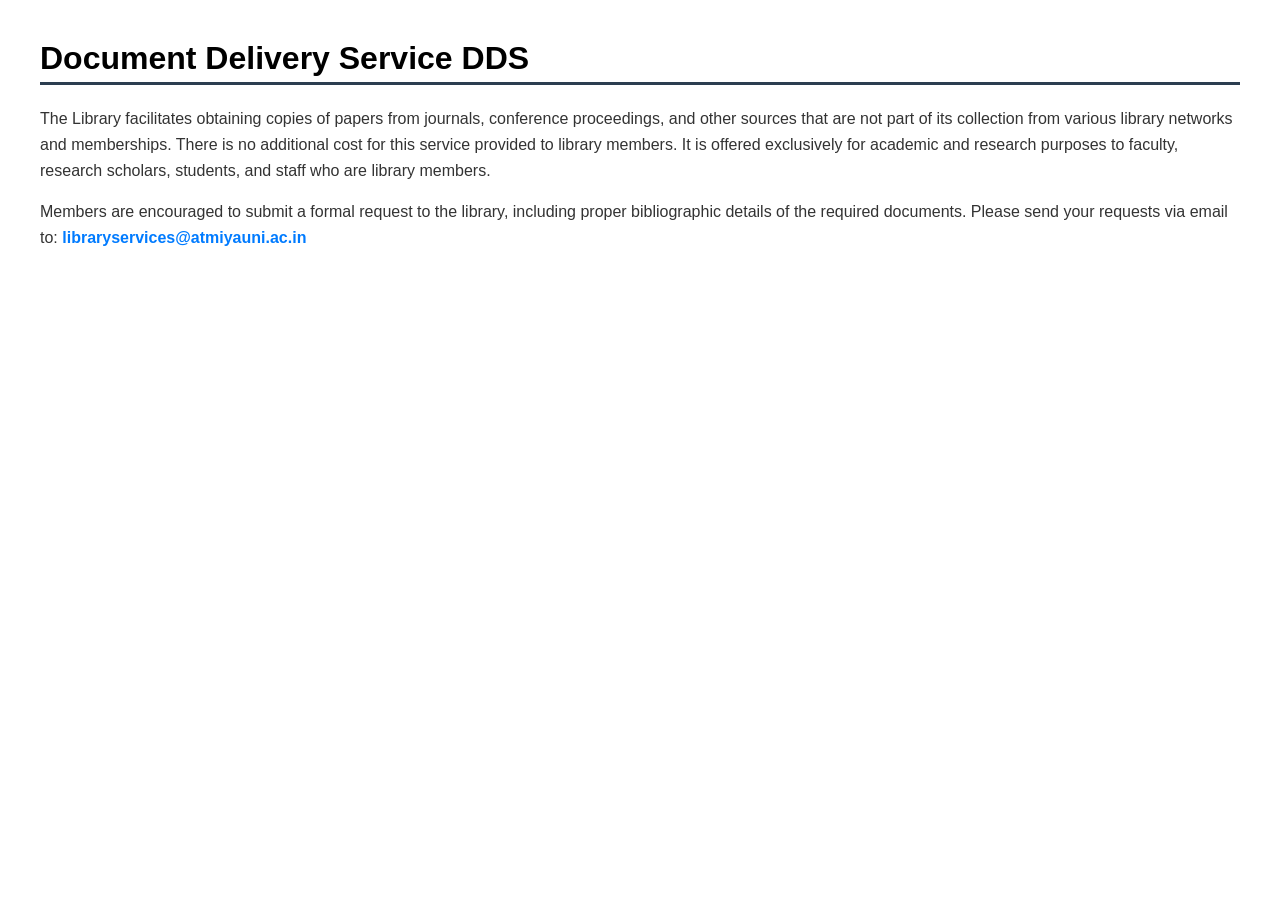
<file: Document Delivery Service DDS.html>
<!DOCTYPE html>
<html lang="en">
<head>
    <meta charset="UTF-8">
    <meta name="viewport" content="width=device-width, initial-scale=1.0">
    <title>Document Delivery Service DDS</title>
    <style>
        body {
            font-family: Arial, sans-serif;
            margin: 40px;
            padding: 0;
            background-color: #ffffff;
            color: #333;
        }
        .container {
            margin: auto;
        }
        h1 {
            color: #000;
            border-bottom: 3px solid #2c3e50;
            padding-bottom: 5px;
        }
        p {
            font-size: 16px;
            line-height: 1.6;
        }
        .email-link {
            color: #007bff;
            text-decoration: none;
            font-weight: bold;
        }
        .email-link:hover {
            text-decoration: underline;
        }
    </style>
</head>
<body>

    <div class="container">
        <h1>Document Delivery Service DDS</h1>
        <p>The Library facilitates obtaining copies of papers from journals, conference proceedings, and other sources that are not part of its collection from various library networks and memberships. There is no additional cost for this service provided to library members. It is offered exclusively for academic and research purposes to faculty, research scholars, students, and staff who are library members.</p>
        <p>Members are encouraged to submit a formal request to the library, including proper bibliographic details of the required documents. Please send your requests via email to: 
            <a href="mailto:libraryservices@atmiyauni.ac.in" class="email-link">libraryservices@atmiyauni.ac.in</a>
        </p>
    </div>

</body>
</html>
</file>
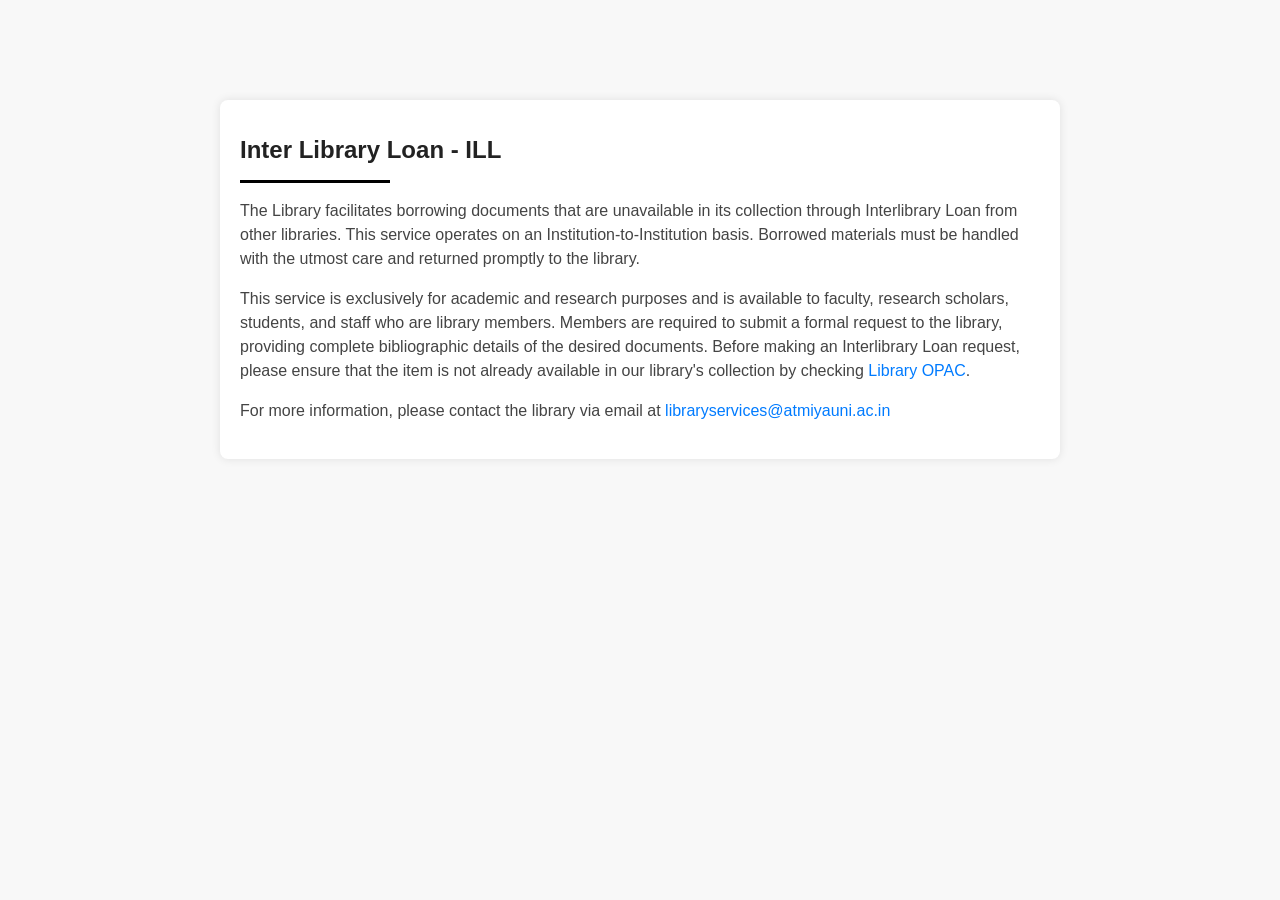
<file: Inter Library Loan - ILL.html>
<!DOCTYPE html>
<html lang="en">
<head>
    <meta charset="UTF-8">
    <meta name="viewport" content="width=device-width, initial-scale=1.0">
    <title>Inter Library Loan - ILL</title>
    <style>
        body {
            font-family: Arial, sans-serif;
            margin: 100px;
            background-color: #f8f8f8;
        }
        .container {
            background-color: #fff;
            padding: 20px;
            border-radius: 8px;
            box-shadow: 0 0 10px rgba(0, 0, 0, 0.1);
            max-width: 800px;
            margin: auto;
        }
        h1 {
            color: #222;
            font-size: 24px;
        }
        hr {
            border: none;
            height: 3px;
            background-color: #000; /* Black line */
            width: 150px;
            margin-left: 0;
        }
        p {
            font-size: 16px;
            color: #444;
            line-height: 1.5;
        }
        a {
            color: #007bff;
            text-decoration: none;
        }
        a:hover {
            text-decoration: underline;
        }
    </style>
</head>
<body>

    <div class="container">
        <h1>Inter Library Loan - ILL</h1>
        <hr>
        <p>
            The Library facilitates borrowing documents that are unavailable in its collection through Interlibrary Loan from other libraries. 
            This service operates on an Institution-to-Institution basis. Borrowed materials must be handled with the utmost care and returned promptly to the library.
        </p>
        <p>  
            This service is exclusively for academic and research purposes and is available to faculty, research scholars, students, and staff who are library members. 
            Members are required to submit a formal request to the library, providing complete bibliographic details of the desired documents. 
            Before making an Interlibrary Loan request, please ensure that the item is not already available in our library's collection by checking 
            <a href="#">Library OPAC</a>.
        </p>
        <p>
            For more information, please contact the library via email at 
            <a href="mailto:libraryservices@atmiyauni.ac.in">libraryservices@atmiyauni.ac.in</a>
        </p>
    </div>

</body>
</html>
</file>
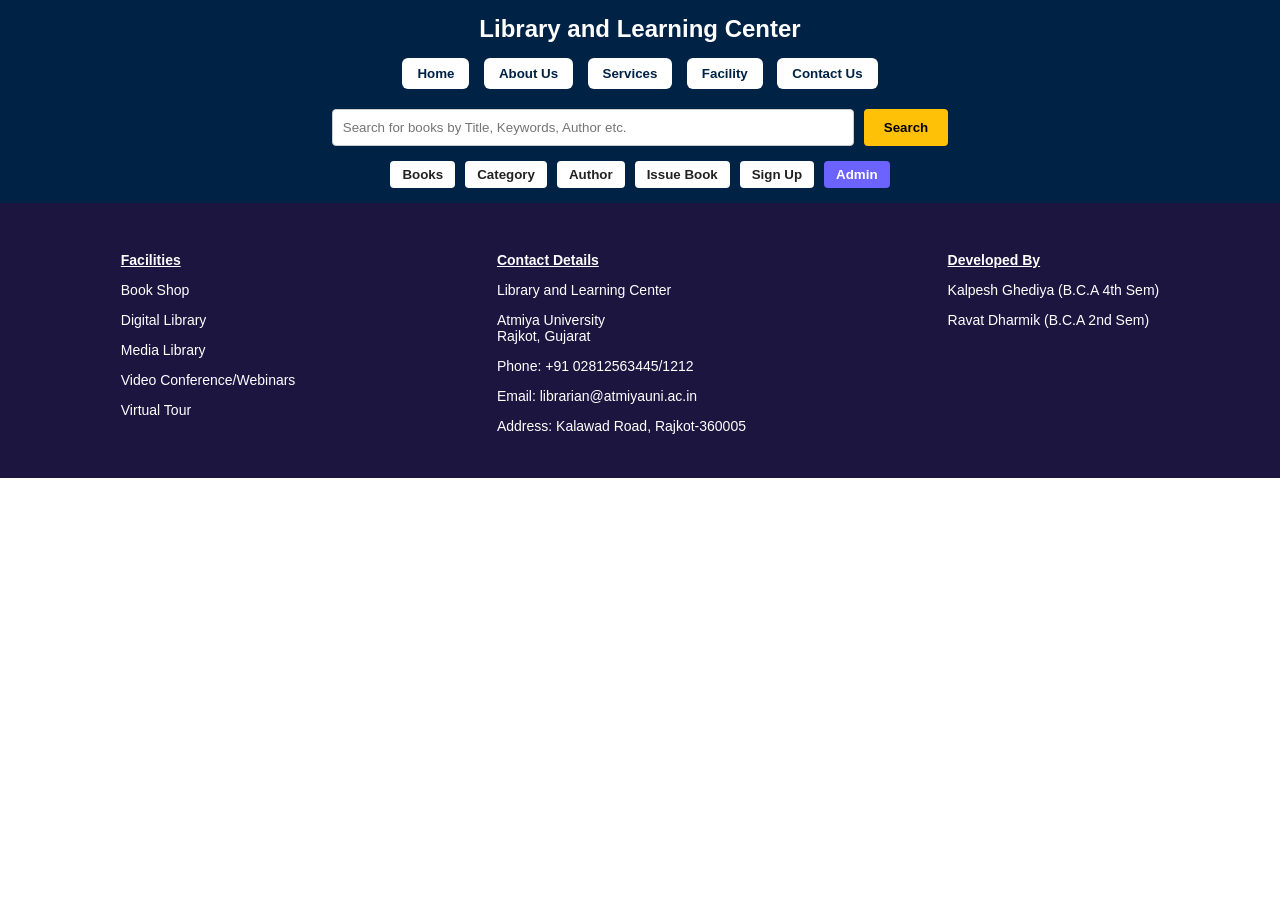
<file: kg.html>
<!DOCTYPE html>
<html lang="en">
<head>
  <meta charset="UTF-8" />
  <meta name="viewport" content="width=device-width, initial-scale=1.0"/>
  <title>Library and Learning Center</title>
  <style>
    body {
      margin: 0;
      font-family: Arial, sans-serif;
    }

    /* HEADER */
    .header {
      background-color: #002244;
      color: white;
      padding: 15px 20px;
      text-align: center;
      position: relative;
    }

    .header h1 {
      margin: 0;
      font-size: 24px;
    }

    .nav-buttons {
      margin-top: 10px;
    }

    .nav-buttons button {
      background-color: white;
      color: #002244;
      border: none;
      padding: 8px 15px;
      margin: 5px;
      border-radius: 6px;
      cursor: pointer;
      font-weight: bold;
    }

    .search-bar {
      margin-top: 15px;
      display: flex;
      justify-content: center;
      flex-wrap: wrap;
      gap: 10px;
    }

    .search-bar input[type="text"] {
      width: 60%;
      max-width: 500px;
      padding: 10px;
      border-radius: 4px;
      border: 1px solid #ccc;
    }

    .search-bar button {
      padding: 10px 20px;
      background-color: #ffc107;
      border: none;
      border-radius: 4px;
      font-weight: bold;
      cursor: pointer;
    }

    .submenu {
      margin-top: 15px;
      display: flex;
      justify-content: center;
      flex-wrap: wrap;
      gap: 10px;
    }

    .submenu button {
      padding: 6px 12px;
      border: none;
      background-color: white;
      color: #222;
      border-radius: 4px;
      font-weight: bold;
      cursor: pointer;
    }

    /* FOOTER */
    .footer {
      background-color: #1c1540;
      color: white;
      padding: 20px;
      display: flex;
      flex-wrap: wrap;
      justify-content: space-around;
      font-size: 14px;
    }

    .footer div {
      margin: 10px;
    }

    .footer h4 {
      margin-bottom: 10px;
      text-decoration: underline;
    }

    @media screen and (max-width: 768px) {
      .search-bar input[type="text"] {
        width: 90%;
      }

      .nav-buttons, .submenu {
        flex-direction: column;
        align-items: center;
      }

      .nav-buttons button, .submenu button {
        width: 80%;
        margin: 5px 0;
      }

      .footer {
        flex-direction: column;
        align-items: center;
        text-align: center;
      }
    }
  </style>
</head>
<body>

  <!-- HEADER -->
  <div class="header">
    <h1>Library and Learning Center</h1>

    <div class="nav-buttons">
      <button>Home</button>
      <button>About Us</button>
      <button>Services</button>
      <button>Facility</button>
      <button>Contact Us</button>
    </div>

    <div class="search-bar">
      <input type="text" placeholder="Search for books by Title, Keywords, Author etc.">
      <button>Search</button>
    </div>

    <div class="submenu">
      <button>Books</button>
      <button>Category</button>
      <button>Author</button>
      <button>Issue Book</button>
      <button>Sign Up</button>
      <button style="background: #6c63ff; color: white;">Admin</button>
    </div>
  </div>

  <!-- You can add your main content here -->

  <!-- FOOTER -->
  <div class="footer">
    <div>
      <h4>Facilities</h4>
      <p>Book Shop</p>
      <p>Digital Library</p>
      <p>Media Library</p>
      <p>Video Conference/Webinars</p>
      <p>Virtual Tour</p>
    </div>

    <div>
      <h4>Contact Details</h4>
      <p>Library and Learning Center</p>
      <p>Atmiya University<br>Rajkot, Gujarat</p>
      <p>Phone: +91 02812563445/1212</p>
      <p>Email: librarian@atmiyauni.ac.in</p>
      <p>Address: Kalawad Road, Rajkot-360005</p>
    </div>

    <div>
      <h4>Developed By</h4>
      <p>Kalpesh Ghediya (B.C.A 4th Sem)</p>
      <p>Ravat Dharmik (B.C.A 2nd Sem)</p>
    </div>
  </div>

</body>
</html>
</file>
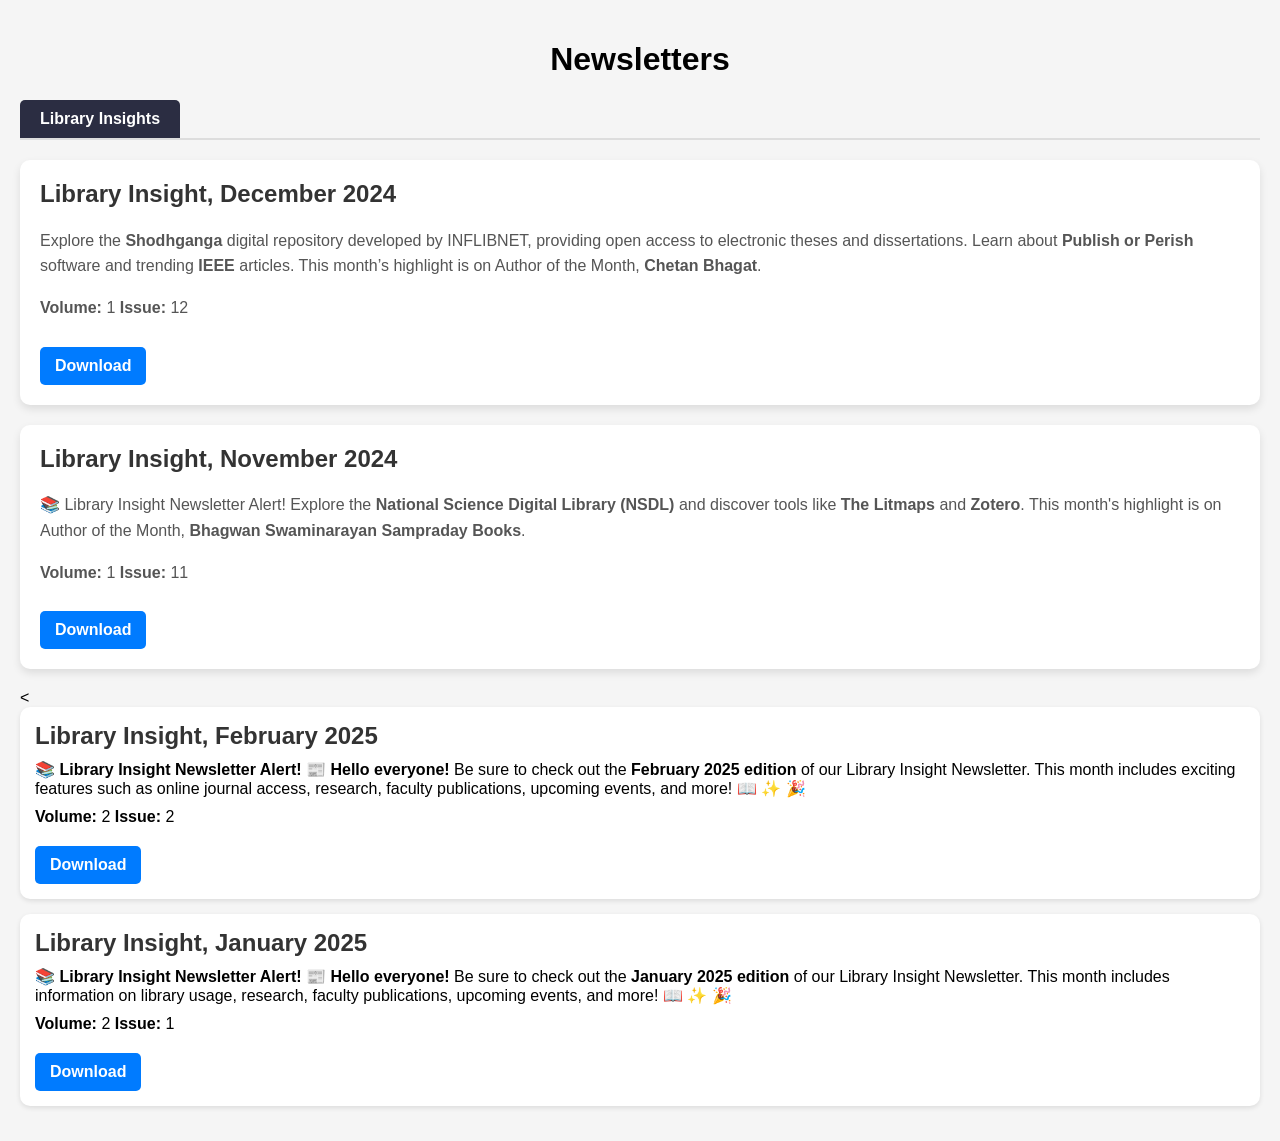
<file: news paper.html>
<!DOCTYPE html>
<html lang="en">
<head>
    <meta charset="UTF-8">
    <meta name="viewport" content="width=device-width, initial-scale=1.0">
    <title>Library Insight</title>
    <style>
	 body {
            font-family: Arial, sans-serif;
            background-color: #f9f9f9;
            margin: 0;
            padding: 20px;
        }
        .container {
            max-width: 800px;
            margin: auto;
        }
        h1 {
            text-align: center;
        }
        .tabs {
            display: flex;
            border-bottom: 2px solid #ddd;
            margin-bottom: 20px;
        }
        .tab {
            padding: 10px 20px;
            cursor: pointer;
            font-weight: bold;
            border-radius: 5px 5px 0 0;
        }
        .tab.active {
            background-color: #2b2d42;
            color: white;
        }
        .newsletter-card {
            background: white;
            padding: 15px;
            margin-bottom: 15px;
            border-radius: 10px;
            box-shadow: 0px 2px 5px rgba(0, 0, 0, 0.1);
        }
        .newsletter-card h2 {
            margin: 0 0 10px;
            color: #333;
        }
        .newsletter-card p {
            margin: 0 0 10px;
        }
        .download-btn {
            display: inline-block;
            padding: 8px 15px;
            background: #007bff;
            color: white;
            text-decoration: none;
            border-radius: 5px;
            font-weight: bold;
        }
        .download-btn:hover {
            background: #0056b3;
        }
        body {
            font-family: Arial, sans-serif;
            background-color: #f5f5f5;
            padding: 20px;
        }
        .card {
            background: white;
            padding: 20px;
            border-radius: 10px;
            box-shadow: 0 4px 8px rgba(0, 0, 0, 0.1);
            margin-bottom: 20px;
        }
        .card h2 {
            margin-top: 0;
            color: #333;
        }
        .card p {
            color: #555;
            line-height: 1.6;
        }
        .download-btn {
            display: inline-block;
            background-color: #007bff;
            color: white;
            padding: 10px 15px;
            text-decoration: none;
            border-radius: 5px;
            font-weight: bold;
            margin-top: 10px;
        }
        .download-btn:hover {
            background-color: #0056b3;
        }
    </style>
</head>
<body>
    <h1>Newsletters</h1>
    
    <div class="tabs">
        <div class="tab active">Library Insights</div>
     
    </div>
    <div class="card">
        <h2>Library Insight, December 2024</h2>
        <p>
            Explore the <strong>Shodhganga</strong> digital repository developed by INFLIBNET, providing open access to electronic theses and dissertations. 
            Learn about <strong>Publish or Perish</strong> software and trending <strong>IEEE</strong> articles. This month’s highlight is on Author of the Month, <strong>Chetan Bhagat</strong>.
        </p>
        <p><strong>Volume:</strong> 1 <strong>Issue:</strong> 12</p>
        <a href="#" class="download-btn">Download</a>
    </div>

    <div class="card">
        <h2>Library Insight, November 2024</h2>
        <p>
            📚 Library Insight Newsletter Alert! Explore the <strong>National Science Digital Library (NSDL)</strong> and discover tools like <strong>The Litmaps</strong> and <strong>Zotero</strong>. 
            This month's highlight is on Author of the Month, <strong>Bhagwan Swaminarayan Sampraday Books</strong>.
        </p>
        <p><strong>Volume:</strong> 1 <strong>Issue:</strong> 11</p>
        <a href="#" class="download-btn">Download</a>
    </div>

<

    <div class="newsletter-card">
        <h2>Library Insight, February 2025</h2>
        <p>📚 <strong>Library Insight Newsletter Alert!</strong> 📰 <strong>Hello everyone!</strong> Be sure to check out the <strong>February 2025 edition</strong> of our Library Insight Newsletter. This month includes exciting features such as online journal access, research, faculty publications, upcoming events, and more! 📖 ✨ 🎉</p>
        <p><strong>Volume:</strong> 2 <strong>Issue:</strong> 2</p>
        <a href="#" class="download-btn">Download</a>
    </div>

    <div class="newsletter-card">
        <h2>Library Insight, January 2025</h2>
        <p>📚 <strong>Library Insight Newsletter Alert!</strong> 📰 <strong>Hello everyone!</strong> Be sure to check out the <strong>January 2025 edition</strong> of our Library Insight Newsletter. This month includes information on library usage, research, faculty publications, upcoming events, and more! 📖 ✨ 🎉</p>
        <p><strong>Volume:</strong> 2 <strong>Issue:</strong> 1</p>
        <a href="#" class="download-btn">Download</a>
    </div>
 
</div>

</body>
</html>
</file>
